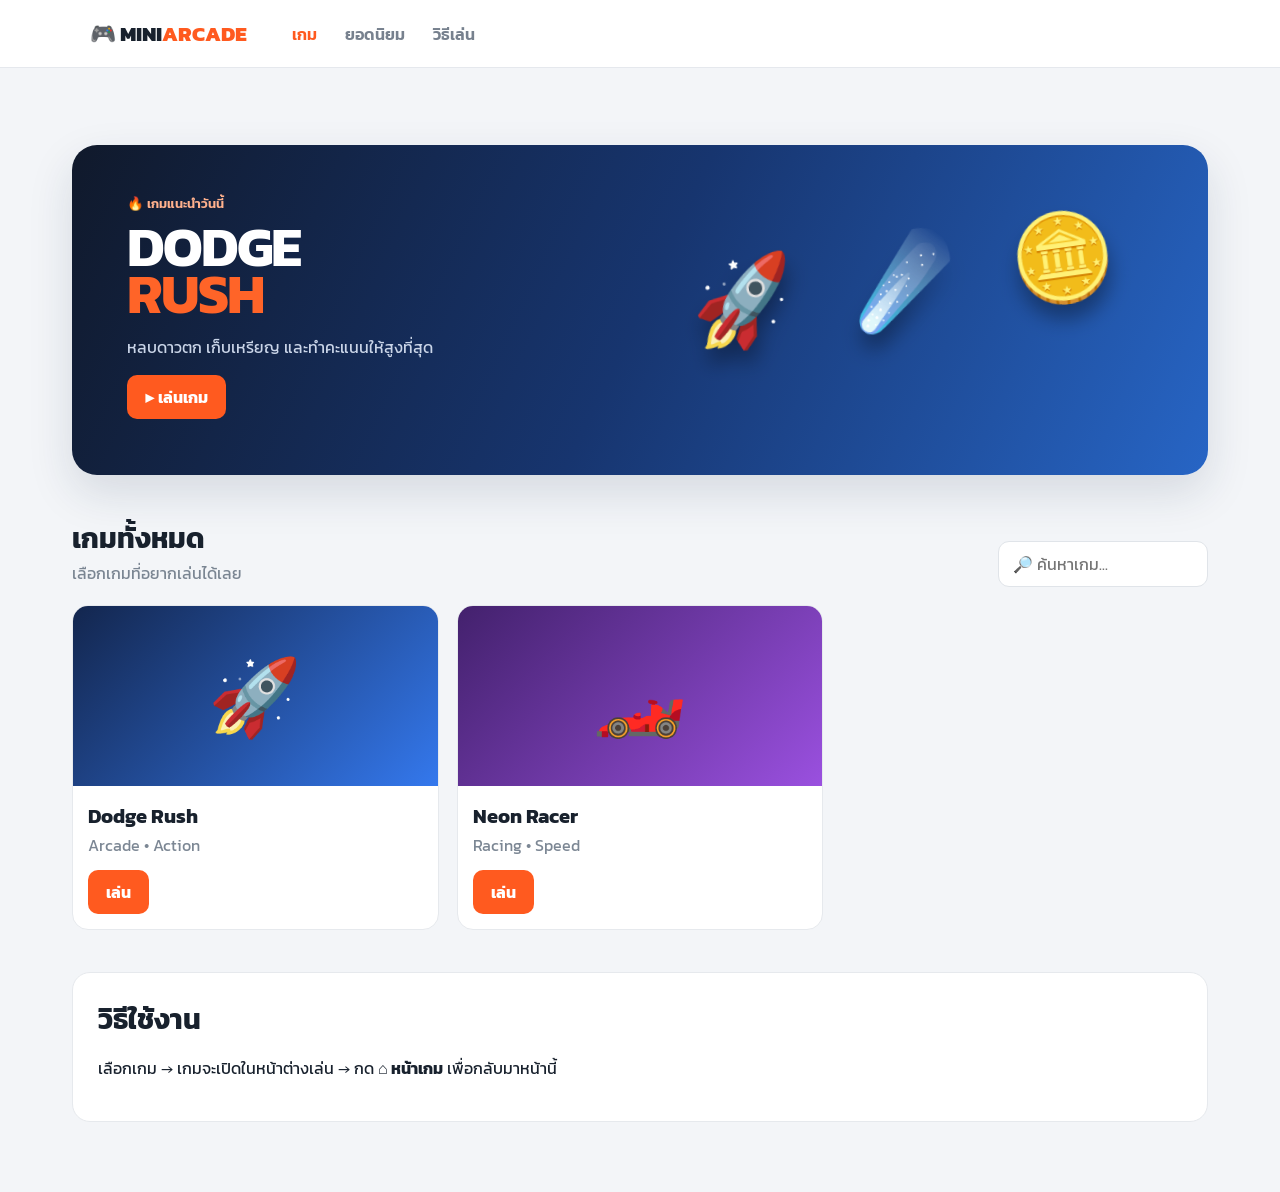
<file: index.html>
<!DOCTYPE html>
<html lang="th">
<head>
  <meta charset="UTF-8">
  <meta name="viewport" content="width=device-width, initial-scale=1.0">
  <title>Mini Arcade</title>
  <link rel="stylesheet" href="style.css">
</head>
<body>
<header class="topbar">
  <div class="logo">🎮 MINI<span>ARCADE</span></div>
  <nav>
    <a class="active" href="#">เกม</a>
    <a href="#games">ยอดนิยม</a>
    <a href="#howto">วิธีเล่น</a>
  </nav>
</header>

<main>
  <section class="hero">
    <div>
      <small>🔥 เกมแนะนำวันนี้</small>
      <h1>DODGE<br><span>RUSH</span></h1>
      <p>หลบดาวตก เก็บเหรียญ และทำคะแนนให้สูงที่สุด</p>
      <button onclick="openGame('dodge-rush')">▶ เล่นเกม</button>
    </div>
    <div class="hero-art">🚀 ☄️ 🪙</div>
  </section>

  <section id="games">
    <div class="section-head">
      <div>
        <h2>เกมทั้งหมด</h2>
        <p>เลือกเกมที่อยากเล่นได้เลย</p>
      </div>
      <input id="search" placeholder="🔎 ค้นหาเกม...">
    </div>

    <div class="games">
      <article class="card" data-name="dodge rush">
        <div class="thumb blue">🚀</div>
        <div class="info">
          <h3>Dodge Rush</h3><p>Arcade • Action</p>
          <button onclick="openGame('dodge-rush')">เล่น</button>
        </div>
      </article>

      <article class="card" data-name="neon racer">
        <div class="thumb purple">🏎️</div>
        <div class="info">
          <h3>Neon Racer</h3><p>Racing • Speed</p>
          <button onclick="openGame('neon-racer')">เล่น</button>
        </div>
      </article>
    </div>
  </section>

  <section id="howto" class="howto">
    <h2>วิธีใช้งาน</h2>
    <p>เลือกเกม → เกมจะเปิดในหน้าต่างเล่น → กด <b>⌂ หน้าเกม</b> เพื่อกลับมาหน้านี้</p>
  </section>
</main>

<div id="gameModal" class="modal hidden">
  <div class="game-box">
    <div class="game-bar">
      <b id="gameTitle">Game</b>
      <button onclick="closeGame()">✕</button>
    </div>
    <iframe id="gameFrame" title="Game"></iframe>
  </div>
</div>

<script src="script.js"></script>
</body>
</html>
</file>
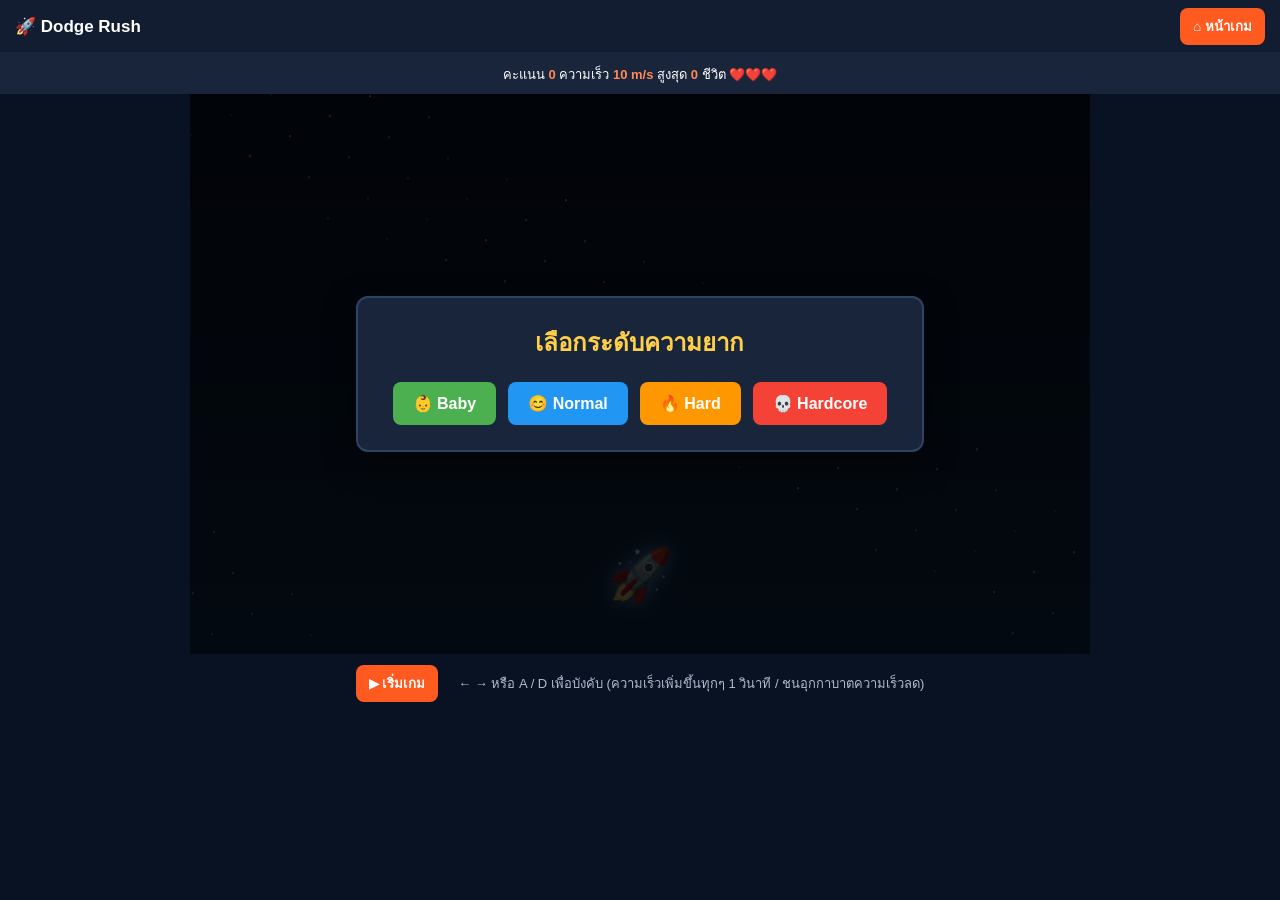
<file: dodge-rush/index.html>
<!DOCTYPE html>
<html lang="th">
<head>
    <meta charset="UTF-8">
    <meta name="viewport" content="width=device-width, initial-scale=1.0">
    <title>Dodge Rush</title>
    <link rel="stylesheet" href="style.css">
</head>
<body>
    <div class="top">
        <b>🚀 Dodge Rush</b>
        <button onclick="goHome()">⌂ หน้าเกม</button>
    </div>
    <div class="hud">
        คะแนน <b id="score">0</b>  
        ความเร็ว <b id="speed">10 m/s</b> 
        สูงสุด <b id="high">0</b>  
        ชีวิต <b id="lives">❤️❤️❤️</b>
    </div>

    <div class="game-container">
        <canvas id="game" width="900" height="560"></canvas>
        
        <!-- Modal เลือกระดับความยาก -->
        <div id="difficulty-modal" class="modal">
            <div class="modal-content">
                <h2>เลือกระดับความยาก</h2>
                <div class="diff-buttons">
                    <button class="btn-diff baby" onclick="selectDifficulty('baby')">👶 Baby</button>
                    <button class="btn-diff normal" onclick="selectDifficulty('normal')">😊 Normal</button>
                    <button class="btn-diff hard" onclick="selectDifficulty('hard')">🔥 Hard</button>
                    <button class="btn-diff hardcore" onclick="selectDifficulty('hardcore')">💀 Hardcore</button>
                </div>
            </div>
        </div>

        <!-- Overlay ถอยหลัง 3 2 1 Start -->
        <div id="countdown-overlay" class="countdown-overlay hidden">
            <span id="countdown-text">3</span>
        </div>
    </div>

    <div class="controls">
        <button id="start">▶ เริ่มเกม</button>
        <span>← → หรือ A / D เพื่อบังคับ (ความเร็วเพิ่มขึ้นทุกๆ 1 วินาที / ชนอุกกาบาตความเร็วลด)</span>
    </div>
    <script src="script.js"></script>
</body>
</html>
</file>
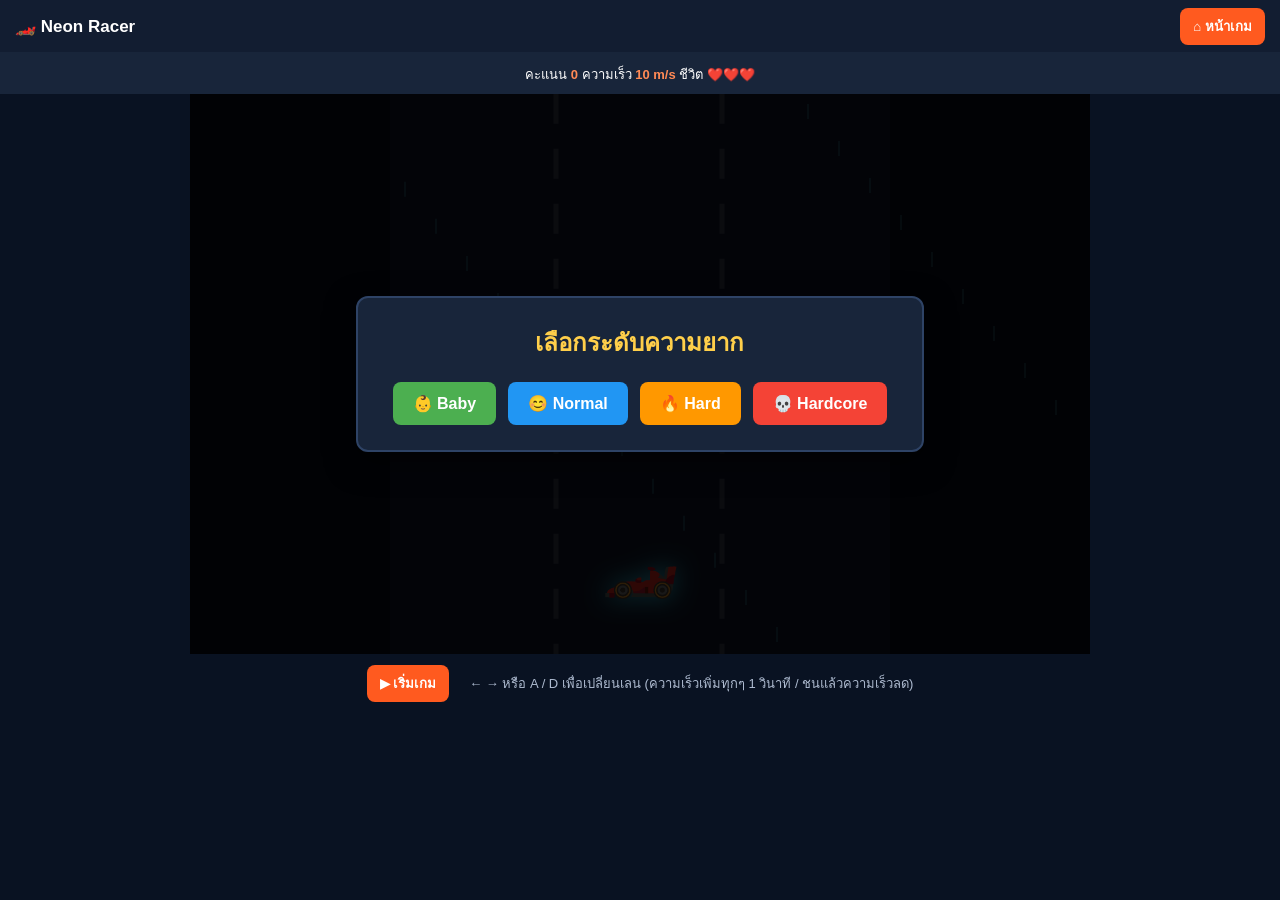
<file: neon-racer/index.html>
<!DOCTYPE html>
<html lang="th">
<head>
    <meta charset="UTF-8">
    <meta name="viewport" content="width=device-width, initial-scale=1.0">
    <title>Neon Racer</title>
    <link rel="stylesheet" href="style.css">
</head>
<body>
    <div class="top">
        <b>🏎️ Neon Racer</b>
        <button onclick="goHome()">⌂ หน้าเกม</button>
    </div>
    <div class="hud">
        คะแนน <b id="score">0</b>  
        ความเร็ว <b id="speed">10 m/s</b> 
        ชีวิต <b id="lives">❤️❤️❤️</b>
    </div>

    <div class="game-container">
        <canvas id="game" width="900" height="560"></canvas>
        
        <!-- Modal เลือกระดับความยาก -->
        <div id="difficulty-modal" class="modal">
            <div class="modal-content">
                <h2>เลือกระดับความยาก</h2>
                <div class="diff-buttons">
                    <button class="btn-diff baby" onclick="selectDifficulty('baby')">👶 Baby</button>
                    <button class="btn-diff normal" onclick="selectDifficulty('normal')">😊 Normal</button>
                    <button class="btn-diff hard" onclick="selectDifficulty('hard')">🔥 Hard</button>
                    <button class="btn-diff hardcore" onclick="selectDifficulty('hardcore')">💀 Hardcore</button>
                </div>
            </div>
        </div>

        <!-- Overlay ถอยหลัง 3 2 1 Start -->
        <div id="countdown-overlay" class="countdown-overlay hidden">
            <span id="countdown-text">3</span>
        </div>
    </div>

    <div class="controls">
        <button id="start">▶ เริ่มเกม</button>
        <span>← → หรือ A / D เพื่อเปลี่ยนเลน (ความเร็วเพิ่มทุกๆ 1 วินาที / ชนแล้วความเร็วลด)</span>
    </div>
    <script src="script.js"></script>
</body>
</html>
</file>
<file: style.css>
@import url('https://fonts.googleapis.com/css2?family=Kanit:wght@400;500;600;700;800&display=swap');

* {
  box-sizing: border-box;
}
body {
  margin: 0;
  background: #f3f5f8;
  color: #18212d;
  font-family: Kanit, Arial, sans-serif;
}
button,
input {
  font: inherit;
}
button {
  cursor: pointer;
}
.topbar {
  height: 68px;
  background: #fff;
  border-bottom: 1px solid #e5e8ed;
  display: flex;
  align-items: center;
  padding: 0 7%;
  gap: 45px;
  position: sticky;
  top: 0;
  z-index: 5;
}
.logo {
  font-weight: 800;
  font-size: 21px;
}
.logo span {
  color: #ff5a1f;
}
nav {
  display: flex;
  gap: 28px;
}
nav a {
  text-decoration: none;
  color: #77818e;
  font-weight: 600;
}
nav a.active,
nav a:hover {
  color: #ff5a1f;
}
main {
  max-width: 1180px;
  margin: auto;
  padding: 35px 22px 70px;
}
.hero {
  height: 330px;
  border-radius: 25px;
  padding: 45px 55px;
  color: white;
  background: linear-gradient(115deg, #10192b, #17356f, #2765c5);
  display: flex;
  position: relative;
  overflow: hidden;
  box-shadow: 0 18px 45px #182a4b22;
}
.hero small {
  color: #ffb18d;
  font-weight: 600;
}
.hero h1 {
  font-size: 56px;
  line-height: 0.84;
  margin: 9px 0 18px;
  letter-spacing: -2px;
}
.hero h1 span {
  color: #ff6428;
}
.hero p {
  color: #cad5e8;
}
.hero button,
.info button {
  border: 0;
  border-radius: 10px;
  background: #ff5a1f;
  color: #fff;
  font-weight: 700;
  padding: 10px 18px;
}
.hero-art {
  position: absolute;
  right: 8%;
  top: 70px;
  font-size: 85px;
  word-spacing: 35px;
  transform: rotate(-8deg);
  filter: drop-shadow(0 15px 10px #0005);
}
section {
  margin-top: 42px;
}
.section-head {
  display: flex;
  justify-content: space-between;
  align-items: end;
  margin-bottom: 18px;
}
.section-head h2,
.howto h2 {
  margin: 0;
  font-size: 28px;
}
.section-head p {
  margin: 2px 0;
  color: #7a8592;
}
.section-head input {
  border: 1px solid #e0e4e9;
  border-radius: 11px;
  padding: 10px 14px;
  outline: 0;
  width: 210px;
  background: #fff;
}
.games {
  display: grid;
  grid-template-columns: repeat(3, 1fr);
  gap: 18px;
}
.card {
  background: #fff;
  border: 1px solid #e6e9ed;
  border-radius: 16px;
  overflow: hidden;
  transition: 0.2s;
}
.card:hover {
  transform: translateY(-5px);
  box-shadow: 0 15px 30px #17223518;
}
.thumb {
  height: 180px;
  display: flex;
  justify-content: center;
  align-items: center;
  font-size: 75px;
}
.blue {
  background: linear-gradient(135deg, #13264e, #3478ed);
}
.purple {
  background: linear-gradient(135deg, #43216d, #9a50df);
}
.info {
  padding: 15px;
  position: relative;
}
.info h3 {
  margin: 0;
  font-size: 20px;
}
.info p {
  color: #7c8794;
  margin: 2px 0 13px;
}
.howto {
  background: #fff;
  border: 1px solid #e6e9ed;
  border-radius: 18px;
  padding: 25px;
}
.modal {
  position: fixed;
  inset: 0;
  background: #070d18dd;
  backdrop-filter: blur(5px);
  z-index: 20;
  display: flex;
  align-items: center;
  justify-content: center;
  padding: 18px;
}
.hidden {
  display: none;
}
.game-box {
  width: min(1100px, 96vw);
  height: min(720px, 94vh);
  background: #111827;
  border-radius: 16px;
  overflow: hidden;
  box-shadow: 0 30px 80px #0008;
  display: flex;
  flex-direction: column;
}
.game-bar {
  height: 52px;
  flex: 0 0 52px;
  color: white;
  display: flex;
  align-items: center;
  justify-content: space-between;
  padding: 0 16px;
}
.game-bar button {
  border: 0;
  border-radius: 8px;
  background: #293449;
  color: white;
  padding: 7px 11px;
}
.game-box iframe {
  border: 0;
  width: 100%;
  height: 100%;
  background: #101827;
}
@media (max-width: 700px) {
  .topbar {
    padding: 0 18px;
    gap: 20px;
  }
  .hero {
    padding: 35px 28px;
  }
  .hero-art {
    opacity: 0.25;
    right: -30px;
  }
  .games {
    grid-template-columns: 1fr;
  }
  .section-head {
    display: block;
  }
  .section-head input {
    margin-top: 12px;
    width: 100%;
  }
}
</file>
<file: dodge-rush/style.css>
* {
  box-sizing: border-box;
}

body {
  margin: 0;
  background: #091222;
  color: #ffffff;
  font-family: Arial, sans-serif;
  text-align: center;
}

.top {
  height: 52px;
  background: #121d31;
  display: flex;
  align-items: center;
  justify-content: space-between;
  padding: 0 15px;
}

.top b {
  font-size: 17px;
}

.top button,
.controls button {
  border: 0;
  background: #ff5a1f;
  color: #ffffff;
  border-radius: 8px;
  padding: 8px 13px;
  font-weight: bold;
  cursor: pointer;
}

.top button:hover,
.controls button:hover {
  background: #ff743d;
}

.hud {
  height: 42px;
  background: #18253a;
  padding: 12px;
  font-size: 13px;
}

.hud b {
  color: #ff8a55;
}

.game-container {
  position: relative;
  width: min(100%, 900px);
  margin: auto;
}

canvas {
  display: block;
  width: 100%;
  height: auto;
  background: #08142b;
  image-rendering: auto;
}

.controls {
  height: 58px;
  display: flex;
  align-items: center;
  justify-content: center;
  gap: 20px;
  color: #aebbd0;
  font-size: 13px;
}

/* Modal & Countdown Overlay */

.modal {
  position: absolute;
  top: 0;
  left: 0;
  width: 100%;
  height: 100%;
  background: rgba(0, 0, 0, 0.82);
  display: flex;
  align-items: center;
  justify-content: center;
  z-index: 10;
}

.modal-content {
  background: #18253a;
  padding: 25px 35px;
  border-radius: 12px;
  border: 2px solid #2e4366;
  text-align: center;
  box-shadow: 0 10px 30px rgba(0, 0, 0, 0.5);
}

.modal-content h2 {
  margin-top: 0;
  margin-bottom: 20px;
  color: #ffcf4a;
}

.diff-buttons {
  display: flex;
  gap: 12px;
  flex-wrap: wrap;
  justify-content: center;
}

.btn-diff {
  border: none;
  padding: 12px 20px;
  font-size: 16px;
  font-weight: bold;
  border-radius: 8px;
  cursor: pointer;
  transition: transform 0.15s, filter 0.15s;
}

.btn-diff:hover {
  transform: scale(1.08);
  filter: brightness(1.2);
}

.btn-diff.baby {
  background: #4caf50;
  color: #ffffff;
}

.btn-diff.normal {
  background: #2196f3;
  color: #ffffff;
}

.btn-diff.hard {
  background: #ff9800;
  color: #ffffff;
}

.btn-diff.hardcore {
  background: #f44336;
  color: #ffffff;
}

.countdown-overlay {
  position: absolute;
  top: 0;
  left: 0;
  width: 100%;
  height: 100%;
  background: rgba(0, 0, 0, 0.7);
  display: flex;
  align-items: center;
  justify-content: center;
  z-index: 20;
}

#countdown-text {
  font-size: 90px;
  font-weight: bold;
  color: #00f0ff;
  text-shadow: 0 0 20px #00f0ff, 0 0 40px #00f0ff;
  animation: pulse 0.8s infinite alternate;
}

.hidden {
  display: none !important;
}

@keyframes pulse {
  from {
    transform: scale(0.9);
  }
  to {
    transform: scale(1.1);
  }
}
</file>
<file: neon-racer/style.css>
* {
  box-sizing: border-box;
}

body {
  margin: 0;
  background: #091222;
  color: #ffffff;
  font-family: Arial, sans-serif;
  text-align: center;
}

.top {
  height: 52px;
  background: #121d31;
  display: flex;
  align-items: center;
  justify-content: space-between;
  padding: 0 15px;
}

.top b {
  font-size: 17px;
}

.top button,
.controls button {
  border: 0;
  background: #ff5a1f;
  color: #ffffff;
  border-radius: 8px;
  padding: 8px 13px;
  font-weight: bold;
  cursor: pointer;
}

.top button:hover,
.controls button:hover {
  background: #ff743d;
}

.hud {
  height: 42px;
  background: #18253a;
  padding: 12px;
  font-size: 13px;
}

.hud b {
  color: #ff8a55;
}

.game-container {
  position: relative;
  width: min(100%, 900px);
  margin: auto;
}

canvas {
  display: block;
  width: 100%;
  height: auto;
  background: #08142b;
  image-rendering: auto;
}

.controls {
  height: 58px;
  display: flex;
  align-items: center;
  justify-content: center;
  gap: 20px;
  color: #aebbd0;
  font-size: 13px;
}

/* Modal & Countdown Overlay */

.modal {
  position: absolute;
  top: 0;
  left: 0;
  width: 100%;
  height: 100%;
  background: rgba(0, 0, 0, 0.82);
  display: flex;
  align-items: center;
  justify-content: center;
  z-index: 10;
}

.modal-content {
  background: #18253a;
  padding: 25px 35px;
  border-radius: 12px;
  border: 2px solid #2e4366;
  text-align: center;
  box-shadow: 0 10px 30px rgba(0, 0, 0, 0.5);
}

.modal-content h2 {
  margin-top: 0;
  margin-bottom: 20px;
  color: #ffcf4a;
}

.diff-buttons {
  display: flex;
  gap: 12px;
  flex-wrap: wrap;
  justify-content: center;
}

.btn-diff {
  border: none;
  padding: 12px 20px;
  font-size: 16px;
  font-weight: bold;
  border-radius: 8px;
  cursor: pointer;
  transition: transform 0.15s, filter 0.15s;
}

.btn-diff:hover {
  transform: scale(1.08);
  filter: brightness(1.2);
}

.btn-diff.baby {
  background: #4caf50;
  color: #ffffff;
}

.btn-diff.normal {
  background: #2196f3;
  color: #ffffff;
}

.btn-diff.hard {
  background: #ff9800;
  color: #ffffff;
}

.btn-diff.hardcore {
  background: #f44336;
  color: #ffffff;
}

.countdown-overlay {
  position: absolute;
  top: 0;
  left: 0;
  width: 100%;
  height: 100%;
  background: rgba(0, 0, 0, 0.7);
  display: flex;
  align-items: center;
  justify-content: center;
  z-index: 20;
}

#countdown-text {
  font-size: 90px;
  font-weight: bold;
  color: #00f0ff;
  text-shadow: 0 0 20px #00f0ff, 0 0 40px #00f0ff;
  animation: pulse 0.8s infinite alternate;
}

.hidden {
  display: none !important;
}

@keyframes pulse {
  from {
    transform: scale(0.9);
  }
  to {
    transform: scale(1.1);
  }
}
</file>
